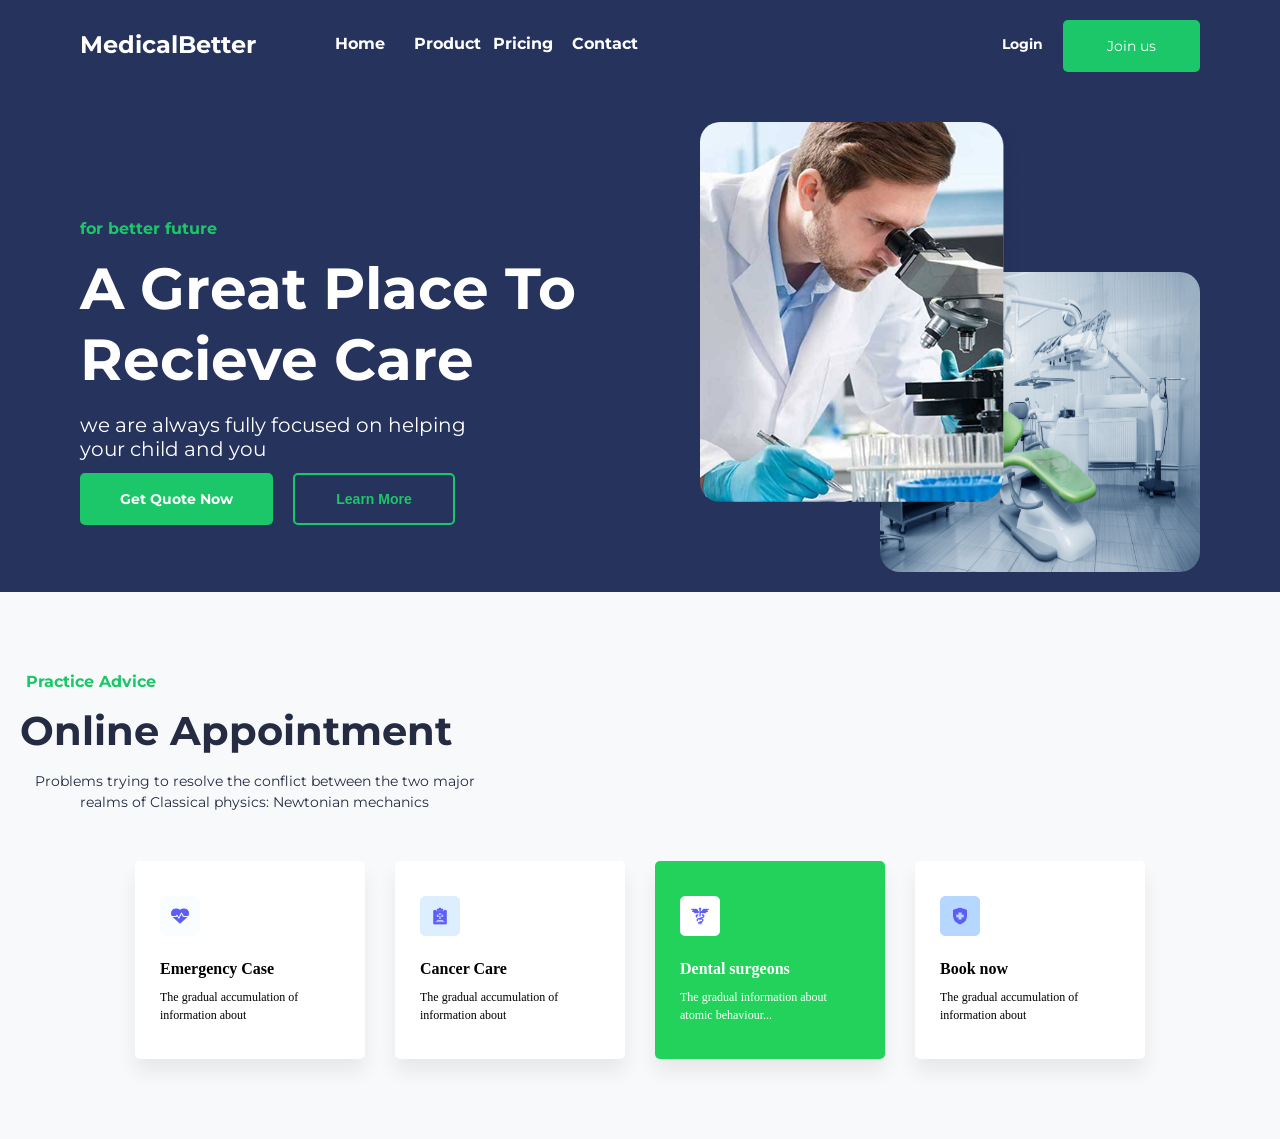
<file: figma/index.html>
<!DOCTYPE html>
<html lang="en">
<head>
    <meta charset="UTF-8">
    <meta name="viewport" content="width=device-width, initial-scale=1.0">
    <meta name="description" content="MedicalBetter- agreat place to receive care. onlie appointment and medical services">
    <meta name="keywords" content="medical, care, appointment, doctors, health">
    <meta name="author" content="MedicalBetter team">

    <title>MedicalBetter</title>
    <link rel="stylesheet" href="./style/figmastyle.css">
</head>
<body>
  <div class="top-section">

      <div class="navpart">

         <div class="leftside">
            
             <p id="p1">MedicalBetter</p>
           <nav>
            <a href="#">Home</a>
            <a href="#">Product</a>
            <a href="#">Pricing</a>
            <a href="#">Contact</a>
           </nav>
        
         </div>
        
         <div class="login">
          <a href="#">Login</a>
          <button id="join">Join us</button>
         </div>

      </div>
         <div class="main">

            <div class="leftpart">
             <p id="p2"> for better future</p>

             <p id="p3"> A Great Place To Recieve Care</p>

             <p id="p4"> we are always fully focused on helping your child and you</p>


          <div class="buttons">
             <button id="btn1"> Get Quote Now</button>
             <button id="btn2"> Learn More</button>
           </div>


           </div>


           <div class="imgs">
            <img src="Rectangle 49.png" alt="">
            <img src="figmaimg.jpg" alt="">
           </div>

     </div>

  </div>

  <!-- <div class=" pgs">

  <p id="p2">Practice Advice</p>

  <P id="p5">Online Appoinment</P>

  <p id="p6">problems trying to resolve the conflict between the two major realms of classical physics: Newtonian mechanics</p>

</div> -->
    

<div class="pgs">
  <p id="p2">Practice Advice</p>
  <p id="p5">Online Appointment</p>
  <p id="p6">Problems trying to resolve the conflict between the two major realms of Classical physics: Newtonian mechanics</p>

  <!-- 👇 აქედან იწყება 4 ბარათის HTML -->
  <div class="cards-container">
    
    <!-- ბარათი 1 -->
    <div class="card">
      <img src="icon1.png" alt="" class="card-icon">
      <h3>Emergency Case</h3>
      <p>The gradual accumulation of information about</p>
    </div>

    <!-- ბარათი 2 -->
    <div class="card">
      <img src="icon2.png" alt="" class="card-icon">
      <h3>Cancer Care</h3>
      <p>The gradual accumulation of information about</p>
    </div>

    <!-- ბარათი 3 (მწვანე) -->
    <div class="card active-card">
      <img src="icon5.png" alt="" class="card-icon">
      <h3>Dental surgeons</h3>
      <p>The gradual information about atomic behaviour...</p>
    </div>

    <!-- ბარათი 4 -->
    <div class="card">
      <img src="icon4.png" alt="" class="card-icon">
      <h3>Book now</h3>
      <p>The gradual accumulation of information about</p>
    </div>

  </div> <!-- cards-container-ის დასასრული -->

</div>

    
</body>
</html>
</file>
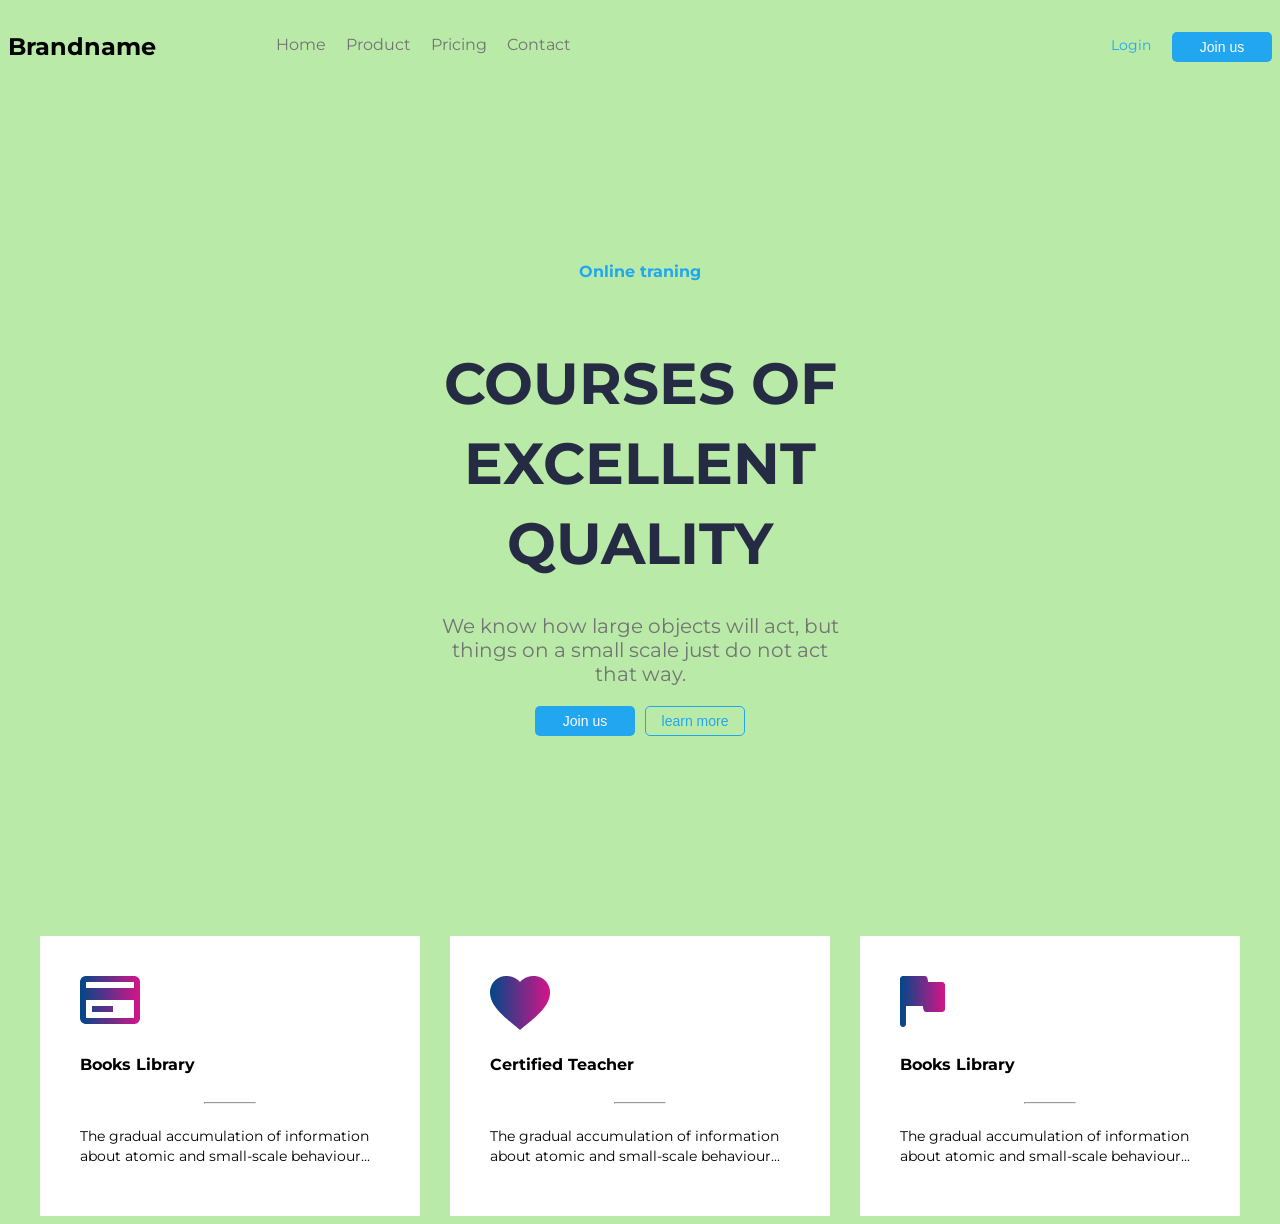
<file: figmaexample/index.html>
<!DOCTYPE html>
<html lang="en">
<head>
    <meta charset="UTF-8">
    <meta name="viewport" content="width=device-width, initial-scale=1.0">
    <title>Document</title>
    <link rel="stylesheet" href="./style/figmastyle.css">
</head>
<body>
  <header>
    <div class="start">
      <div class="leftsize">
       <p id="name">Brandname</p>

          <nav>
            <a href="#">Home</a>
            <a href="#">Product</a>
            <a href="#">Pricing</a>
            <a href="#">Contact</a>
          </nav>
      </div>  
        
        <div class="login">
          <a href="#">Login</a>
          <button>Join us</button>
        </div>
    
    </div>

  </header>
    <main>
        <div class="mainpart">
            <h5>Online traning</h5>
            <p id="title"> COURSES OF EXCELLENT QUALITY</p>

            <p id="maintext">We know how large objects will act, but things on a small scale just do not act that way.</p>
          
          <div class="buttons"> 
            <button>Join us</button>
            <button id="lastbutton">learn more</button>
         </div>
        </div>

    </main>
    <footer>

        <div class="cards-container">
    <div class="card">
        <div class="card-icon">
            <img src="coolicon.png" alt="icon"> </div>
        <h4>Books Library</h4>
        <hr>
        <p>The gradual accumulation of information about atomic and small-scale behaviour...</p>
    </div>

    <div class="card">
        <div class="card-icon">
            <img src="coolicon-2.png" alt="icon">
        </div>
        <h4>Certified Teacher</h4>
        <hr>
        <p>The gradual accumulation of information about atomic and small-scale behaviour...</p>
    </div>

    <div class="card">
        <div class="card-icon">
            <img src="coolicon-3.png" alt="icon">
        </div>
        <h4>Books Library</h4>
        <hr>
        <p>The gradual accumulation of information about atomic and small-scale behaviour...</p>
    </div>
</div>



    </footer>
    
</body>
</html>
</file>
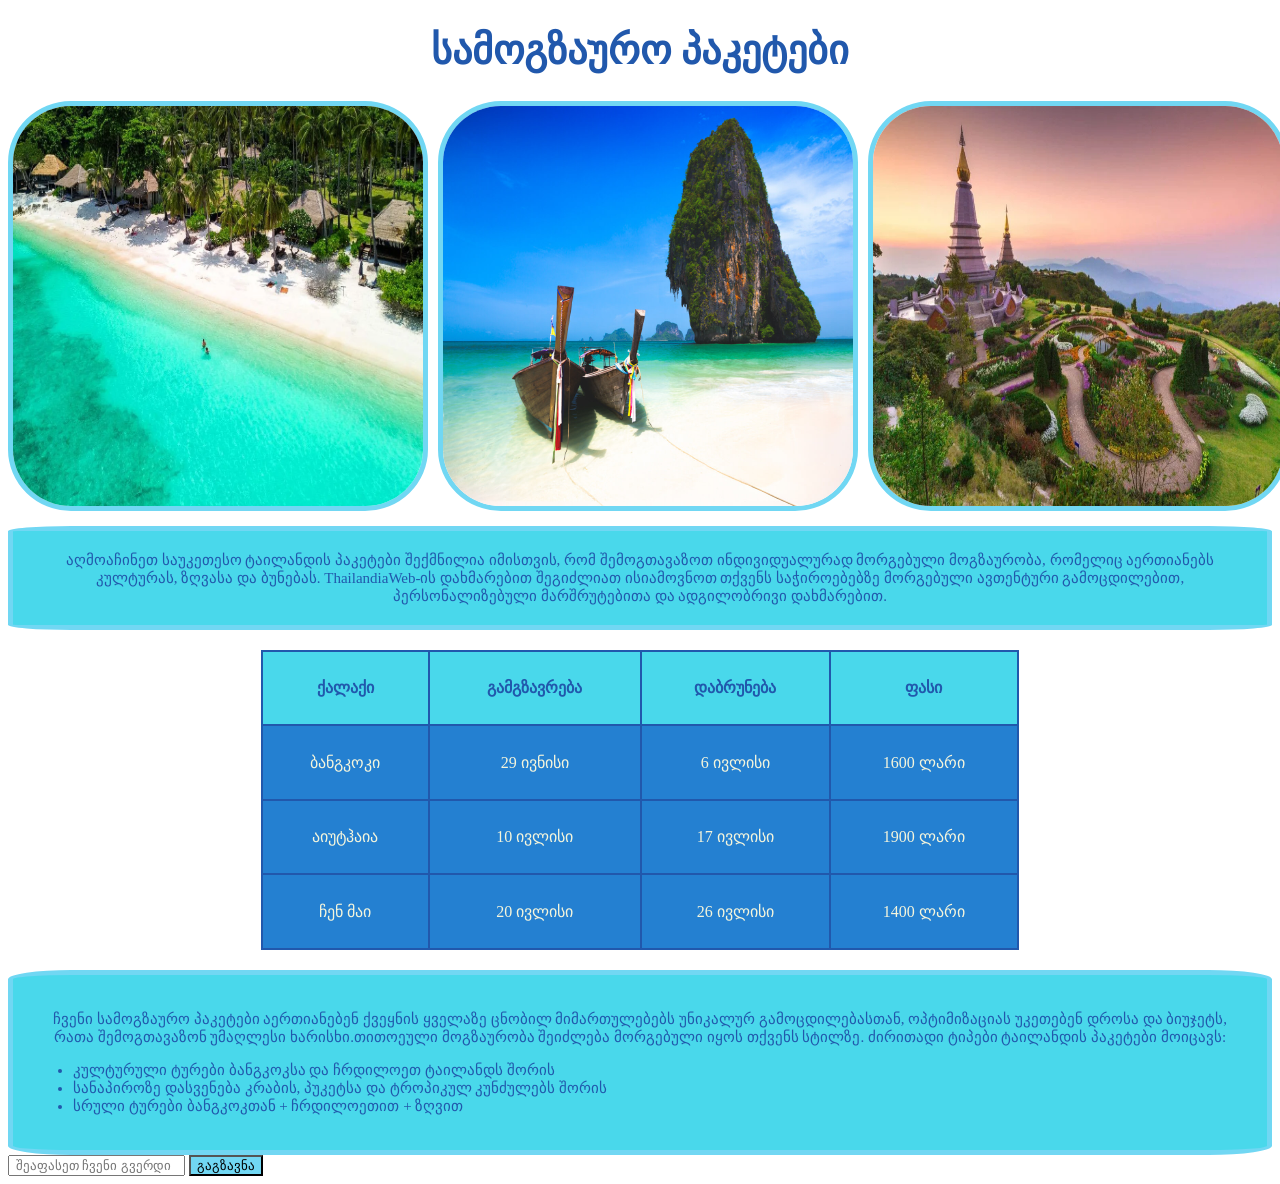
<file: lesson5/index.html>
<!DOCTYPE html>
<html lang="en">
<head>
    <meta charset="UTF-8">
    <meta name="viewport" content="width=device-width, initial-scale=1.0">
    <title>Document</title>
    <link rel="stylesheet" href=" ./style/travelstyle.css">
</head>
<body>
    <h1 id="header"> სამოგზაურო პაკეტები </h1>
    <div class="photos">
      <img src="thailand.webp"  alt="thailand">
      <img src="krabi-beaches.jpg" alt="=krabi-beaches">
      <img src="Chiang-Mai.webp" alt="chuang-mai">
    </div>
    <p id="text1">აღმოაჩინეთ საუკეთესო ტაილანდის პაკეტები შექმნილია იმისთვის, რომ შემოგთავაზოთ ინდივიდუალურად მორგებული მოგზაურობა, რომელიც აერთიანებს კულტურას, ზღვასა და ბუნებას. ThailandiaWeb-ის დახმარებით შეგიძლიათ ისიამოვნოთ თქვენს საჭიროებებზე მორგებული ავთენტური გამოცდილებით, პერსონალიზებული მარშრუტებითა და ადგილობრივი დახმარებით.</p>

    <table >
        <tr>
            <th>ქალაქი</th>
            <th>გამგზავრება</th>
            <th>დაბრუნება</th>
            <th>ფასი</th>
        </tr>
        <tr>
            <td>ბანგკოკი</td>
            <td> 29 ივნისი</td>
            <td> 6 ივლისი</td>
            <td>1600 ლარი</td>
        </tr>
        <tr>
            <td>აიუტჰაია</td>
            <td>10 ივლისი</td>
            <td> 17 ივლისი</td>
            <td> 1900 ლარი</td>
        </tr>
        <tr>
            <td>ჩენ მაი</td>
            <td> 20 ივლისი</td>
            <td> 26 ივლისი</td>
            <td> 1400 ლარი</td>
        </tr>
    </table>

    <div class="text2">
    <p >ჩვენი სამოგზაურო პაკეტები აერთიანებენ ქვეყნის ყველაზე ცნობილ მიმართულებებს უნიკალურ გამოცდილებასთან, ოპტიმიზაციას უკეთებენ დროსა და ბიუჯეტს, რათა შემოგთავაზონ უმაღლესი ხარისხი.თითოეული მოგზაურობა შეიძლება მორგებული იყოს თქვენს სტილზე. ძირითადი ტიპები ტაილანდის პაკეტები მოიცავს:
    </p>
        <ul>
            <li> კულტურული ტურები ბანგკოკსა და ჩრდილოეთ ტაილანდს შორის</li>
            <li>სანაპიროზე დასვენება კრაბის, პუკეტსა და ტროპიკულ კუნძულებს შორის</li>
            <li>სრული ტურები ბანგკოკთან + ჩრდილოეთით + ზღვით</li>
        </ul>
    </div>
    

    <input type="text" placeholder=" შეაფასეთ ჩვენი გვერდი">
    <input id="send" type="submit" value="გაგზავნა">

</body>
</html>
</file>
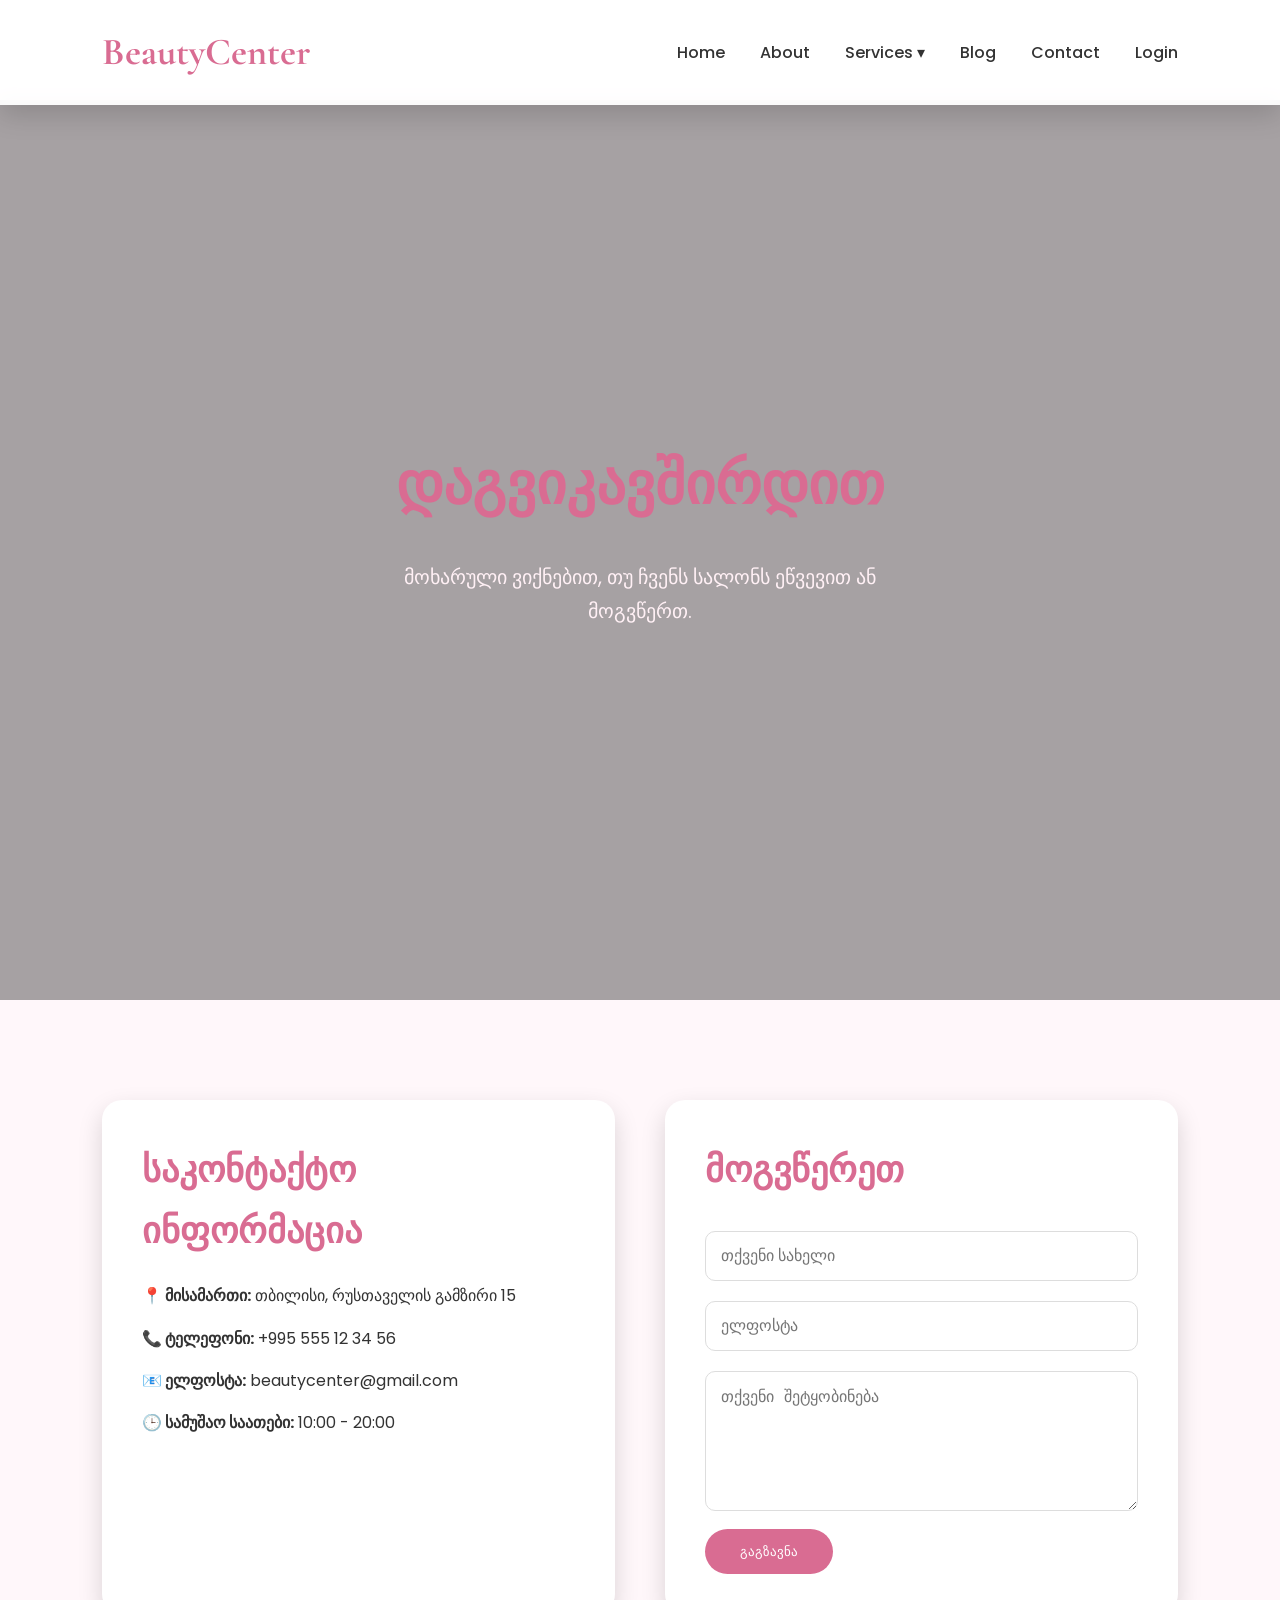
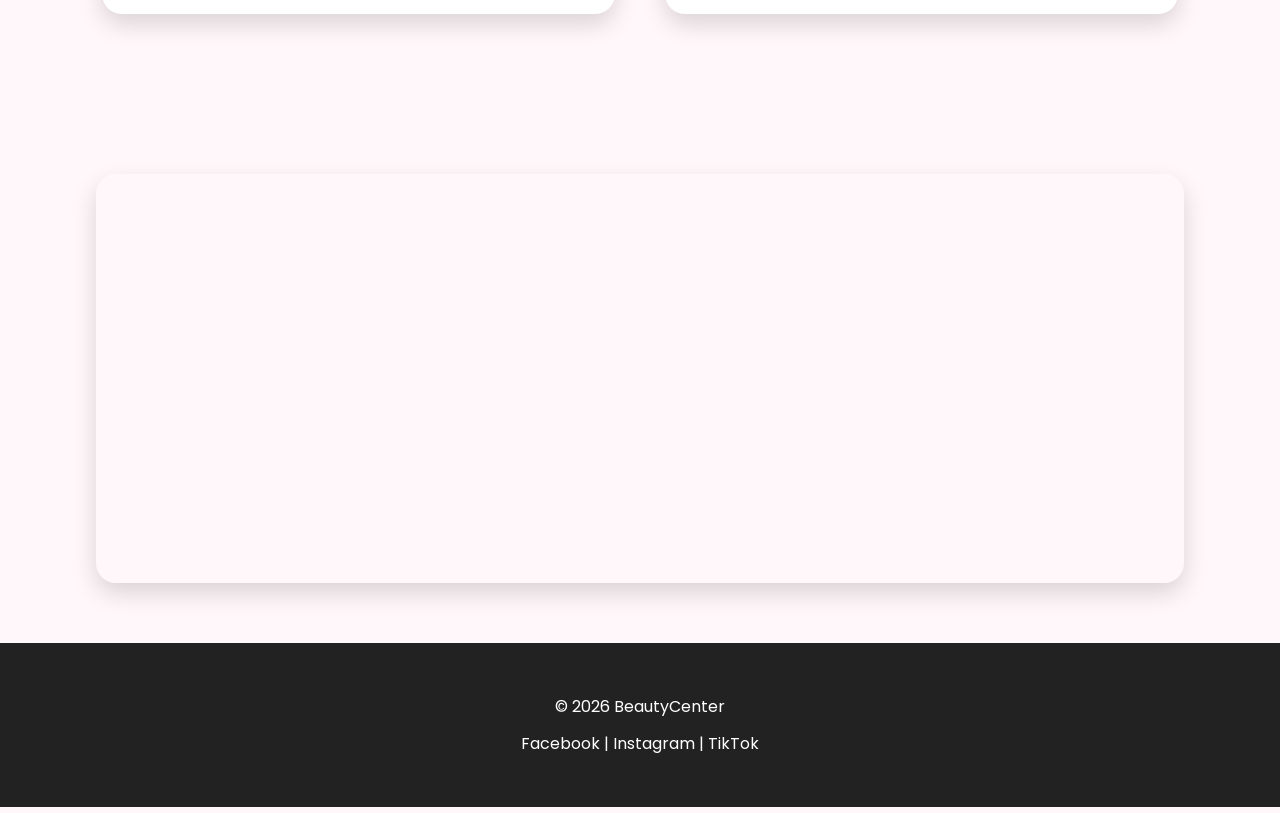
<file: FinalProject/contact.html>
<!DOCTYPE html>
<html lang="en">
<head>
    <meta charset="UTF-8">
    <meta name="viewport" content="width=device-width, initial-scale=1.0">
    <title>BeautyCenter | Contact</title>

    <link rel="stylesheet" href="./styles/beautystyle.css">

    
</head>
  <body>
     <header>
       <div class="logo">BeautyCenter</div>
        <nav>
         <ul>
           <li><a href="index.html">Home</a></li>
           <li><a href="about.html">About</a></li>
           <li class="dropdown">
            <a href="services.html">Services ▾</a>
            <ul class="submenu">
           <li><a href="services.html">თმის მოვლა</a></li>
           <li><a href="services.html">მაკიაჟი</a></li>
           <li><a href="services.html">სპა</a></li>
           <li><a href="services.html">მანიკური</a></li>
            </ul>
           </li>
          <li><a href="blog.html">Blog</a></li>
          <li><a href="contact.html">Contact</a></li>
          <li><a href="login.html">Login</a></li>
         </ul>
        </nav>
</header>

<main>

<section class="hero">
     <div class="overlay">
      <h1>დაგვიკავშირდით</h1>
<p>მოხარული ვიქნებით, თუ ჩვენს სალონს ეწვევით ან მოგვწერთ.</p>
     </div>
</section>

   <section class="contact-section">
     <div class="contact-info">
        <h2>საკონტაქტო ინფორმაცია</h2>
<p><strong>📍 მისამართი:</strong> თბილისი, რუსთაველის გამზირი 15</p>
<p><strong>📞 ტელეფონი:</strong> +995 555 12 34 56</p>
<p><strong>📧 ელფოსტა:</strong> beautycenter@gmail.com</p>
<p><strong>🕒 სამუშაო საათები:</strong> 10:00 - 20:00</p>
     </div>

  <div class="contact-form">
      <h2>მოგვწერეთ</h2>
       <form id="contactForm">
         <input type="text" id="name" placeholder="თქვენი სახელი">
         <input type="email" id="email" placeholder="ელფოსტა">
         <textarea id="message" rows="6" placeholder="თქვენი შეტყობინება"></textarea>
         <button type="submit">გაგზავნა</button>
       </form>
  </div>

   </section>
<div class="map">
<iframe
src="https://www.google.com/maps?q=Tbilisi&output=embed"
width="100%"
height="400"
style="border:0;border-radius:20px;"
allowfullscreen=""
loading="lazy">
</iframe>
</div>

</main>


<footer>
   <p>© 2026 BeautyCenter</p>
   <p>Facebook | Instagram | TikTok</p>
</footer>

<script src="script.js"></script>

</div>

</body>
</html>
</file>
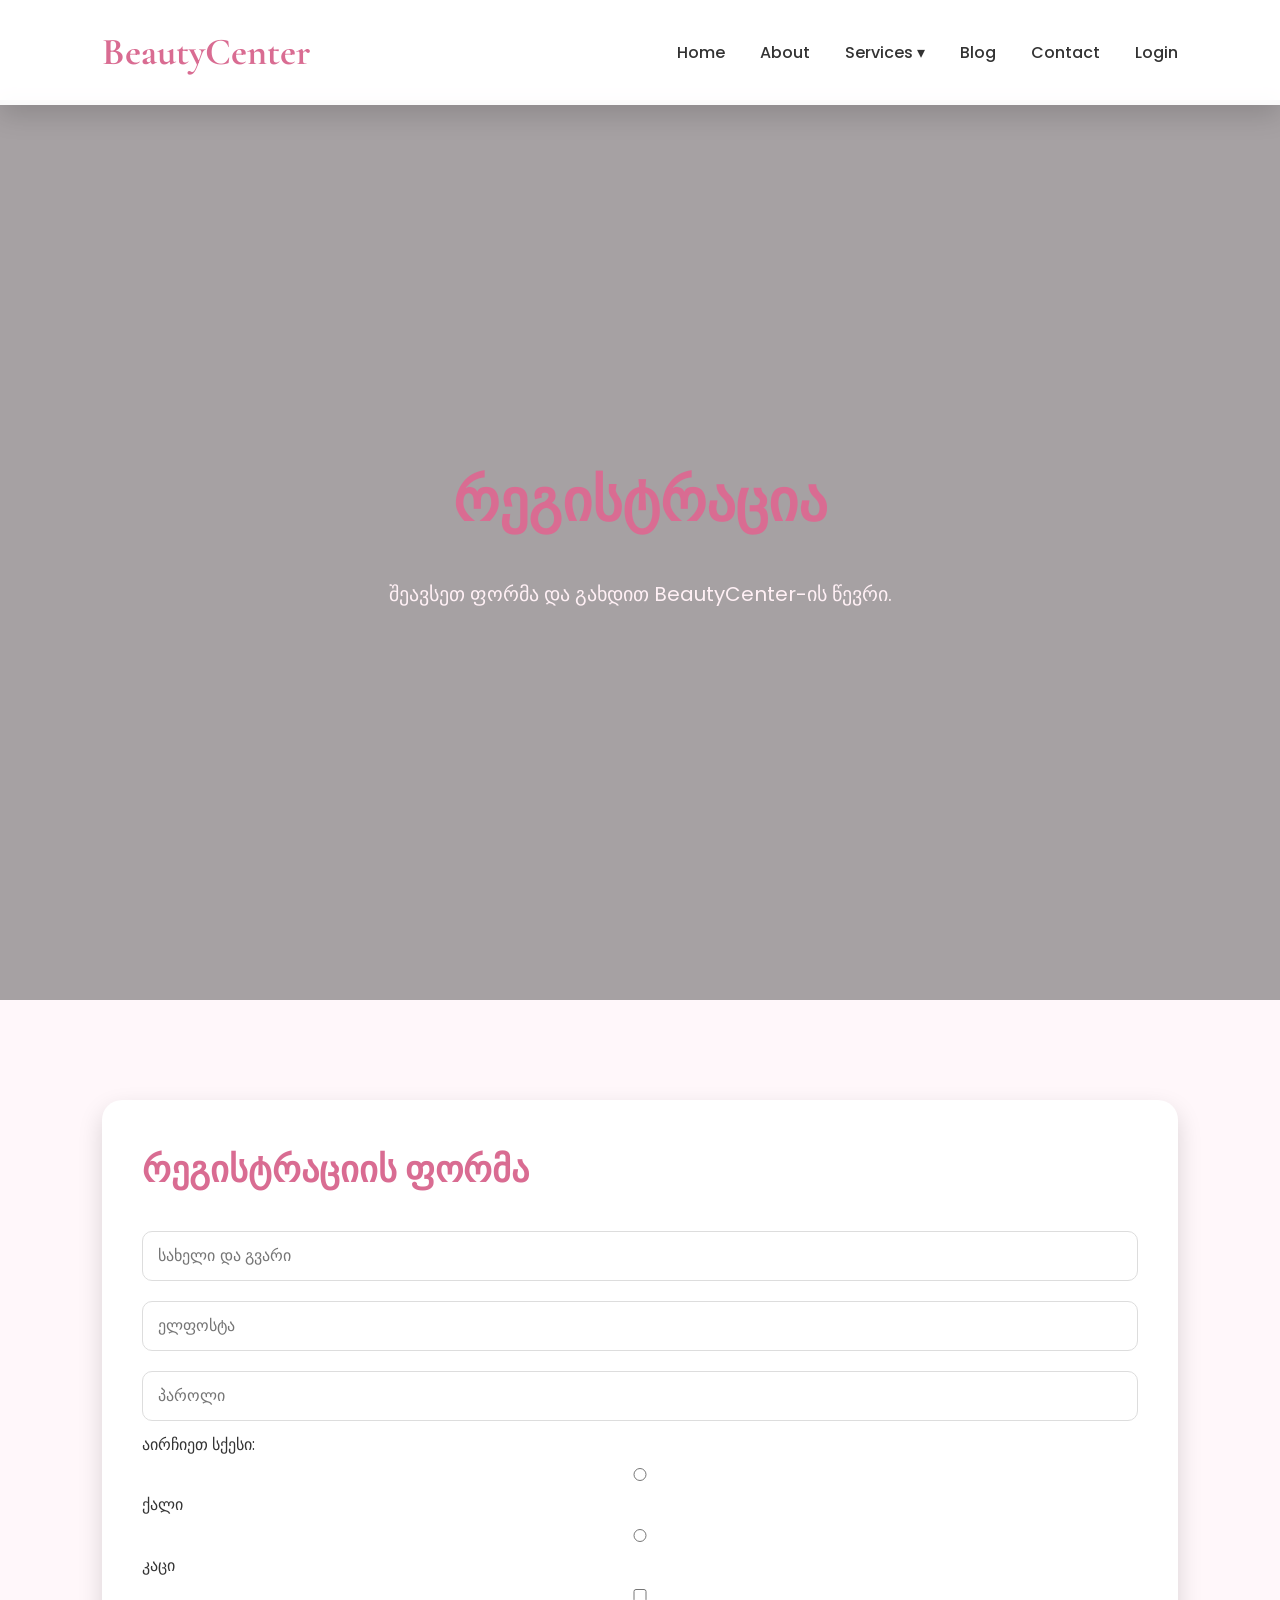
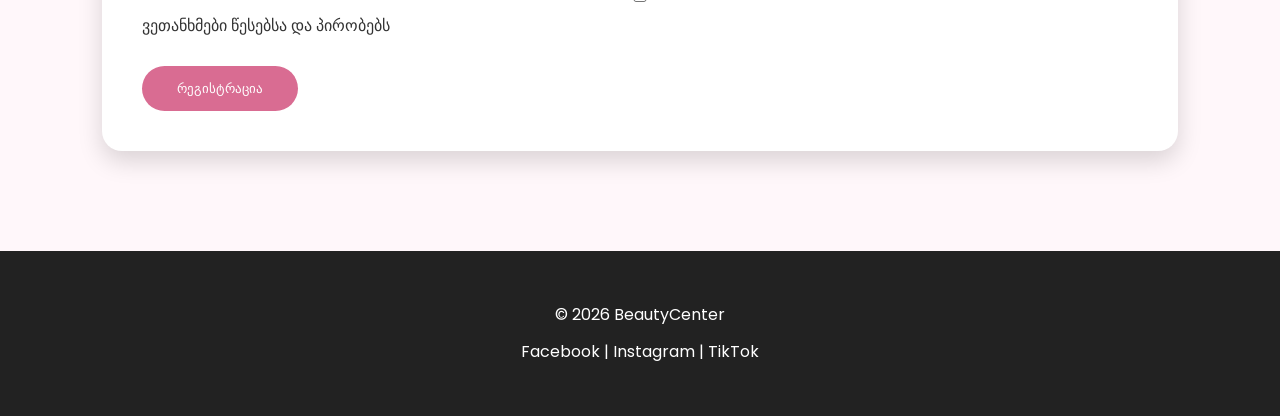
<file: FinalProject/login.html>
<!DOCTYPE html>
<html lang="en">
<head>

<meta charset="UTF-8">
<meta name="viewport" content="width=device-width, initial-scale=1.0">
<title>BeautyCenter | Login</title>
<link rel="stylesheet" href="./styles/beautystyle.css">

</head>
  <body>
    <header>
        <div class="logo">BeautyCenter</div>
        <nav>
            <ul>
                <li><a href="index.html">Home</a></li>
                <li><a href="about.html">About</a></li>
                <li class="dropdown">
                    <a href="services.html">Services ▾</a>
            <ul class="submenu">
                <li><a href="services.html">თმის მოვლა</a></li>
                <li><a href="services.html">მაკიაჟი</a></li>
                <li><a href="services.html">სპა</a></li>
                <li><a href="services.html">მანიკური</a></li>
            </ul>
                </li>
                <li><a href="blog.html">Blog</a></li>
                <li><a href="contact.html">Contact</a></li>
                <li><a href="login.html">Login</a></li>
            </ul>
        </nav>
    </header>

<main>

    <section class="hero">
        <div class="overlay">
            <h1>რეგისტრაცია</h1>
<p>შეავსეთ ფორმა და გახდით BeautyCenter-ის წევრი.</p>
       </div>

    </section>
    <section class="contact-section">
        <div class="contact-form">
            <h2>რეგისტრაციის ფორმა</h2>

            <form id="registerForm">
                <input type="text" id="fullname" placeholder="სახელი და გვარი">
                <input type="email" id="regemail" placeholder="ელფოსტა">
                <input type="password" id="password" placeholder="პაროლი">
                <label>აირჩიეთ სქესი:</label>
                <input type="radio" name="gender"> ქალი
                <input type="radio"  name="gender"> კაცი
         <label>
            <input type="checkbox">
                 ვეთანხმები წესებსა და პირობებს
         </label>
<br><br>
     <button type="submit">რეგისტრაცია</button>

      </form>
         </div>
            </section>
                </main>

<footer>
<p>© 2026 BeautyCenter</p>
<p>Facebook | Instagram | TikTok</p>
</footer>

<script src="script.js"></script>

</body>
</html>
</file>
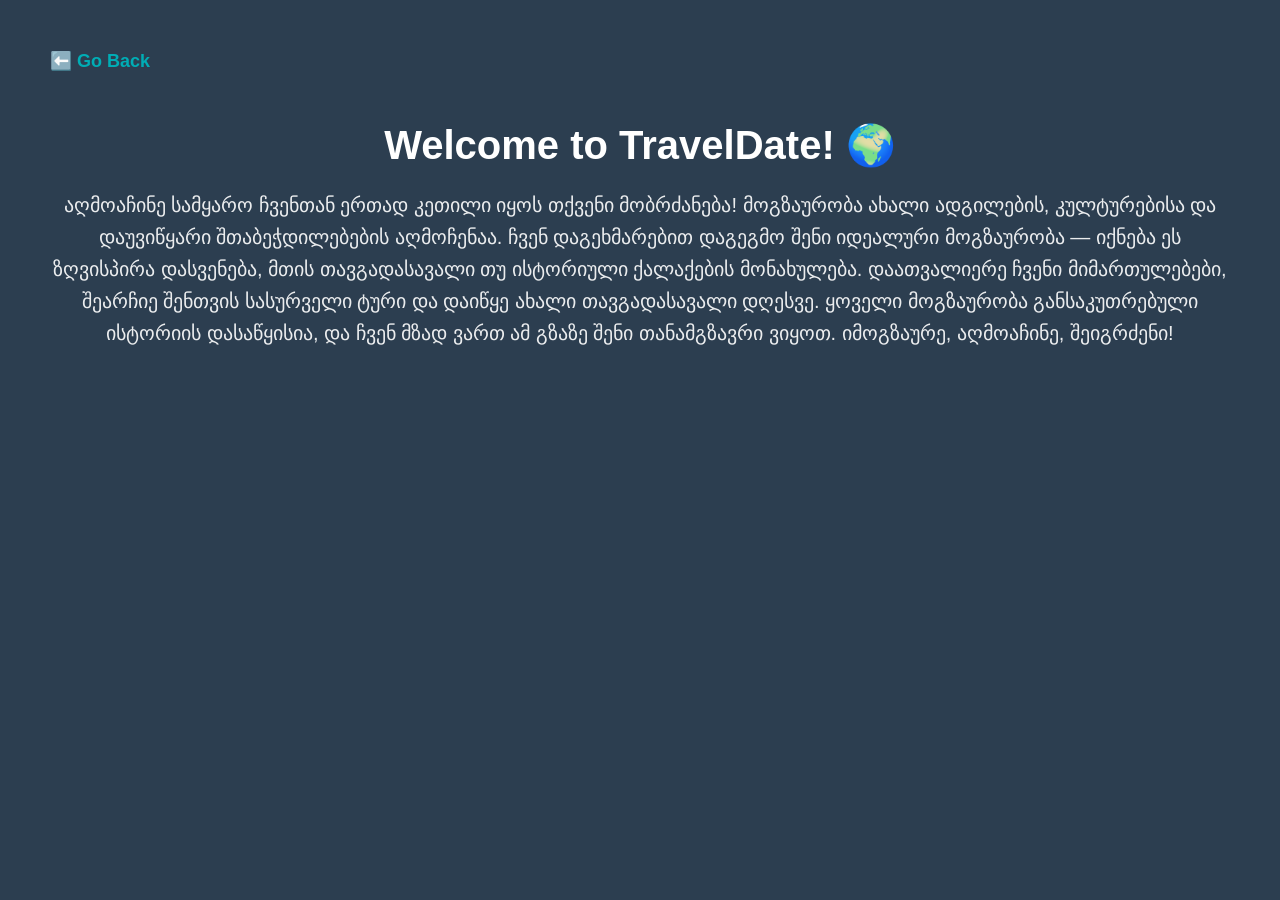
<file: lesson9homework/home.html>
<!DOCTYPE html>
<html lang="en">
<head>
    <meta charset="UTF-8">
    <meta name="viewport" content="width=device-width, initial-scale=1.0">
    <title>Home - Welcome</title>
    <link rel="stylesheet" href="style/styles.css">
</head>
<body style="background-color: #2c3e50; color: white; padding: 50px; font-family: sans-serif; text-align: center;">

    <nav style="margin-bottom: 50px; text-align: left;">
        <a href="index.html" style="color: #00adb5; text-decoration: none; font-weight: bold; font-size: 18px;">⬅️ Go Back</a>
    </nav>

    <h1 style="font-size: 40px; margin-bottom: 20px;">Welcome to TravelDate! 🌍</h1>
    <p style="font-size: 20px; opacity: 0.9;">აღმოაჩინე სამყარო ჩვენთან ერთად
კეთილი იყოს თქვენი მობრძანება!
მოგზაურობა ახალი ადგილების, კულტურებისა და დაუვიწყარი შთაბეჭდილებების აღმოჩენაა. ჩვენ დაგეხმარებით დაგეგმო შენი იდეალური მოგზაურობა — იქნება ეს ზღვისპირა დასვენება, მთის თავგადასავალი თუ ისტორიული ქალაქების მონახულება.
დაათვალიერე ჩვენი მიმართულებები, შეარჩიე შენთვის სასურველი ტური და დაიწყე ახალი თავგადასავალი დღესვე. ყოველი მოგზაურობა განსაკუთრებული ისტორიის დასაწყისია, და ჩვენ მზად ვართ ამ გზაზე შენი თანამგზავრი ვიყოთ.
იმოგზაურე, აღმოაჩინე, შეიგრძენი!</p>
</body>
</html>
</file>
<file: figma/style/figmastyle.css>
@import url('https://fonts.googleapis.com/css2?family=Montserrat:ital,wght@0,100..900;1,100..900&family=Saira+Stencil:ital,wght@0,100..900;1,100..900&display=swap');


*{
    margin: 0;
    padding: 0;
    box-sizing: border-box;
}


.top-section{
     background-color:rgba(38, 51, 93, 1) ;
    color: white;
    padding: 20px 80px
    
    
}
#p1{
    font-family: montserrat;
    font-size: 24px;
    font-weight: 700;
    width: 175px; 
    height:32px ;


}

.navpart{
    display: flex;
    justify-content: space-between;
    
}

.leftside{
    display: flex;
    gap: 80px;
    align-items: center;
}

.login{
    display: flex;
    gap: 20px;
    align-items: center;
   
}

nav a{
    font-family:Montserrat;
    color:rgba(255, 255, 255, 1);
    text-decoration: none;
    width: 59px; ;
    height: 24px; 
    font-weight: 700;
    font: size 14px; ;
}
nav{
    display: flex;
    gap: 20px;
}

.login a{
    font-family: Montserrat;
    width: 41px;
    height: 22px;
    font-size: 14px;
    text-decoration: none;
    color: rgba(255, 255, 255, 1);
    font-weight: 700;
}
#join{
    font-family:Montserrat ;
    background-color:rgba(27, 199, 104, 1) ;
    color: rgba(255, 255, 255, 1);
    width: 137px;
    height: 52px;
    border-radius: 5px;
    font-size:14px ;
    border: none;

}
.leftpart{
    
   margin-top: 50px;
}


#p2{
    font-family:Montserrat ;
    color:rgba(27, 199, 104, 1) ;
    font-weight: 700;
    font-size: 16px;
    width: 142px;
    height: 24px;

}

#p3{
    font-family: Montserrat;
    color: rgba(255, 255, 255, 1);
    font-size: 58px;
    font-weight: 700;
    width: 542px;
    height: 160px;
}

#p4{
    font-family: Montserrat ;
    font-size: 20px;
    font-weight: 400px;
    color: rgba(255, 255, 255, 1);
    width: 406px;
    height: 60px;

}

.buttons{
    display: flex;
    gap: 20px;
}

#btn1{
    background-color:rgba(27, 199, 104, 1) ;
    width: 193px;
    height: 52px;
    border-radius: 5px;
    color:  rgba(255, 255, 255, 1);
    border: none;
    font-size: 14px;
    font-weight: 700;
    font-family:Montserrat ;
}

#btn2{
    color: rgba(27, 199, 104, 1);
    font-size: 14px;
    font-weight: 700;
    border: 2px solid rgba(27, 199, 104, 1);
    border-radius: 5px;
    width: 162px;
    height: 52;
    background-color: transparent;
}


.main {
  display: flex;
  justify-content: space-between;
  align-items: center;
  margin-top: 50px;
}


.imgs {
  position: relative;  
  width: 500px;        
  height: 450px;      
}


.imgs img:nth-child(1) {
  position: absolute;
  top: 0;
  left: 0;
  width: 320px;        
  height: 380px;       
  object-fit: cover;  
  border-radius: 20px; 
  z-index: 2;          
}


.imgs img:nth-child(2) {
  position: absolute;
  bottom: 0;
  right: 0;
  width: 320px;        
  height: 300px;      
  border-radius: 20px; 
  z-index: 1;          
}


#p5{
    font-family: Montserrat;
    font-size: 40px;
    font-weight: 700;
    height: 50px;
    width: 399;
    color: rgba(37, 43, 66, 1);
}

#p6{
    font-family: Montserrat;
    font-weight: 400;
    font-size: 14px;
    width: 469px;
    height: 40px;
}
.pgs{
    display: inline;
   align-items: center;
}

.pgs {
  display: flex;
  flex-direction: column;
  align-items: start;
  text-align: center;
  padding: 80px 20px;
  background-color: #f8f9fa; 
}


#p2 {
  color:rgba(27, 199, 104, 1) ;
  font-weight: 700;
  margin-bottom: 10px;
}

#p5 {
  font-size: 40px;
  font-weight: 700;
  color: #252B42;
  margin: 0 0 15px 0;
}

#p6 {
  font-size: 14px;
  color:rgba(37, 43, 66, 1);
  max-width: 470px;
  line-height: 1.5;
  margin-bottom: 50px;
}


.cards-container {
  display: flex;
  justify-content: center;
  gap: 30px; 
  width: 100%;
}


.card {
  background-color: white;
  width: 230px;
  padding: 35px 25px;
  text-align: left;
  border-radius: 5px;
  box-shadow: 0px 13px 19px rgba(0, 0, 0, 0.07); 
}


.active-card {
  background-color: #23D25B;
  color: white;
}


.card-icon {
  width: 40px;
  height: 40px;
}


.card h3 {
  font-size: 16px;
  margin: 20px 0 10px 0;
}


.card p {
  font-size: 12px;
  line-height: 1.5;
}
</file>
<file: figmaexample/style/figmastyle.css>
@import url('https://fonts.googleapis.com/css2?family=Montserrat:ital,wght@0,100..900;1,100..900&display=swap');

body{
    background-color: rgba(185, 234, 168, 1);
    
}


.start{
    display: flex;
    align-items: center;
    justify-content: space-between;
    margin-bottom: 150px;

}

.leftsize{
    display: flex;
    align-items: center;
    gap:120px ;
}

#name{
    font-family:Montserrat;
    font-weight: 700;
    font-size: 24px;
    width: 145;
    height: 32;

}

nav {
    display: flex;
    gap: 20px;
    height: 24px;
    width: 275px;
    
}

nav a{
    font-family: Montserrat;
    text-decoration: none;
    color:rgba(115, 115, 115, 1) ;
    

}

.login{
    display: flex;
    gap: 20px;
    align-items: center;
}

.login a{
    font-family: Montserrat;
    text-decoration: none;
    color:rgba(35, 166, 240, 1) ;
    font-size: 14px;
    font-weight: 700px;
    width: 41px; 
    height: 22px;
}

button{
    border-radius: 5px;
    background-color: rgba(35, 166, 240, 1);
    color: rgba(255, 255, 255, 1);
    border: none;
    font-size: 14px;
    width: 100px;
    height: 30px;
}
main{
    width: 100%;
    max-height: 80vh;
    display: flex;
    align-items: center;
    justify-content: center;
}
.mainpart{

    display: flex;
    flex-direction: column;
    align-items: center;
    text-align: center;
    max-width: 400px;
    width: 100%;
}

h5{
    font-family: Montserrat;
    color: rgba(35, 166, 240, 1);
    font-size: 16px;
    font-weight: 700;
    text-align: center;
    /* display: block; */
    margin-bottom: 5px;
}

#title{
    font-family:Montserrat ;
    color:rgba(37, 43, 66, 1);
    font-weight: 700;
    font-size: 58px;
    line-height: 80px;
    margin-bottom: 10px;
    text-align: center;
}

#maintext{
    font-family: Montserrat ;
    color:rgba(115, 115, 115, 1);
    font-weight: 400px;
    font-size: 20px;
   
}

.buttons{
    display: flex;
    gap: 10px;
    justify-content: center;
    margin-bottom: 200px;
}

#lastbutton{
    color: rgba(35, 166, 240, 1);
    border: 1px solid rgba(35, 166, 240, 1);
    background-color: transparent;
    }

hr{
    width: 50px;
    color: rgba(231, 64, 64, 1);
   
    
    
}

.cards-container{
    display: flex;
    justify-content: center;
    gap: 30px;
}

.card{
    background-color: rgba(255, 255, 255, 1);
    width: 300px;
    height: 200px;
    padding: 40px;
    display: flex;
    flex-direction: column;
}
.card-icon{
    width: 60px;
    height: 48px;
    margin-bottom: 10px;
}
 .card h4{
    font-family: Montserrat;
    font-size: 16px;
    font-weight: 700;
    margin-bottom: 20px;

 }

 .card p{
    font-family: Montserrat;
    font-size: 14px;
    font-weight: 400px;
    line-height: 20px;

 }
</file>
<file: lesson5/style/travelstyle.css>
#header{
    text-align: center;
    color: rgb(33, 88, 172);
    font-weight: bold;
    font-size: 40px;
}
.photos{
    display: flex;
    gap: 10px;
}

.photos img{
    width: 410px;
    height:400px;
    border: 5px solid rgb(113, 215, 243);
    border-radius: 15%;
}

#text1{
    text-align: center;
    font-size: 15px;
    color: rgb(33, 88, 172);
    border: 5px solid rgb(113,215, 243);
    border-radius: 5%;
    background-color: rgb(73, 216, 235);
    padding: 20px;
}
table{
    border-collapse: collapse;
    width: 60%;
    height: 300px;
    margin: 20px auto;
}
th, td { 
    border: 2px solid rgb(33, 88, 172);
    padding: 10px;
    text-align: center;}
th{ 
    background-color: rgb(73, 216, 235);
    color: rgb(33, 88, 172);
}
td{
    background-color: rgb(36, 128, 209);
    color: beige;
}

.text2{
    text-align: center;
    font-size: 15px;
    color: rgb(33,88, 172);
    border: 5px solid rgb(113,215, 243);
    border-radius: 5%;
    background-color: rgb(73, 216, 235);
    padding: 20px;
}
ul{
    text-align: start;
}
#send{
    background-color:rgb(113,215, 243);
}
</file>
<file: FinalProject/styles/beautystyle.css>
@import url('https://fonts.googleapis.com/css2?family=Cormorant+Garamond:wght@500;700&family=Poppins:wght@300;400;500;600&display=swap');



/*
* Prefixed by https://autoprefixer.github.io
* PostCSS: v8.5.15,
* Autoprefixer: v10.5.0
* Browsers: last 4 version
*/

:root{
    --pink:#d96c92;
    --light:#fff7fa;
    --white:#ffffff;
    --gold:#caa76a;
    --dark:#333;
    --shadow:0 10px 25px rgba(0,0,0,.15);
}

*{
    margin:0;
    padding:0;
    -webkit-box-sizing:border-box;
            box-sizing:border-box;
}

body{
    font-family:'Poppins',sans-serif;
    background:var(--light);
    color:var(--dark);
    line-height:1.7;
}

img{
    width:100%;
    display:block;
}

a{
    text-decoration:none;
}

ul{
    list-style:none;
}


header{
    position:fixed;
    width:100%;
    top:0;
    left:0;
    display:-webkit-box;
    display:-ms-flexbox;
    display:flex;
    -webkit-box-pack:justify;
        -ms-flex-pack:justify;
            justify-content:space-between;
    -webkit-box-align:center;
        -ms-flex-align:center;
            align-items:center;
    padding:20px 8%;
    background:rgba(255,255,255,.92);
    backdrop-filter:blur(8px);
    -webkit-box-shadow:var(--shadow);
            box-shadow:var(--shadow);
    z-index:999;
}

.logo{
    font-size:38px;
    font-family:'Cormorant Garamond',serif;
    color:var(--pink);
    font-weight:bold;
}

nav ul{
    display:-webkit-box;
    display:-ms-flexbox;
    display:flex;
    gap:35px;
}

nav ul li{
    position:relative;
}

nav a{
    color:#333;
    font-weight:500;
    -webkit-transition:.4s;
    transition:.4s;
}

nav a:hover{
    color:var(--pink);
}

.submenu{
    position:absolute;
    top:35px;
    left:0;
    width:170px;
    background:white;
    display:none;
    border-radius:10px;
    -webkit-box-shadow:var(--shadow);
            box-shadow:var(--shadow);
}

.submenu li{
    padding:12px;
}

.dropdown:hover .submenu{
    display:block;
}

.hero{
    height:100vh;
    background-image:
    -webkit-gradient(linear,left top, left bottom,from(rgba(0,0,0,.35)),to(rgba(0,0,0,.35))),
    url("https://t3.ftcdn.net/jpg/02/39/85/78/360_F_239857823_0q7guyPlgzPqVMXQatVFDhPlvzUuoBHf.jpg");
    background-image:
    linear-gradient(rgba(0,0,0,.35),rgba(0,0,0,.35)),
    url("https://t3.ftcdn.net/jpg/02/39/85/78/360_F_239857823_0q7guyPlgzPqVMXQatVFDhPlvzUuoBHf.jpg");
    background-size:cover;
    background-position:center;
    display:-webkit-box;
    display:-ms-flexbox;
    display:flex;
    -webkit-box-pack:center;
        -ms-flex-pack:center;
            justify-content:center;
    -webkit-box-align:center;
        -ms-flex-align:center;
            align-items:center;
    text-align:center;
    margin-top: 100px;
}

.overlay{
     padding:60px;
     width:700px;
     max-width:90%;
     border-radius:25px;
     -webkit-animation:fade 1.2s;
             animation:fade 1.2s;
}

.overlay h1{
    font-size:58px;
    color:var(--pink);
    font-family:'Cormorant Garamond',serif;
    margin-bottom:25px;

}

.overlay p{
    font-size:20px;
    margin-bottom:35px;
    color: #fff0f5;

}

.button{
    display:inline-block;
    padding:16px 40px;
    background:var(--pink);
    color:white;
    border-radius:40px;
    -webkit-transition:.4s;
    transition:.4s;

}

.button:hover{
    -webkit-transform:translateY(-5px);
        -ms-transform:translateY(-5px);
            transform:translateY(-5px);
    background:#c44a77;

}

.slider{
    margin-top:90px;
    height:90vh;
    overflow:hidden;
    position:relative;

}
.slides{
    display:-webkit-box;
    display:-ms-flexbox;
    display:flex;
    width:300%;
    -webkit-animation:slideShow 15s infinite;
            animation:slideShow 15s infinite;

}

.slide{
    width:100%;
    position:relative;

}

.slide img{
    width:100%;
    height:90vh;
    -o-object-fit:cover;
       object-fit:cover;

}

.caption{
    position:absolute;
    top:50%;
    left:50%;
    -webkit-transform:translate(-50%,-50%);
        -ms-transform:translate(-50%,-50%);
            transform:translate(-50%,-50%);
    background:rgba(255,255,255,.75);
    padding:40px;
    border-radius:20px;
    text-align:center;
    width:70%;

}

.caption h1{
    font-size:55px;
    color:var(--pink);
    font-family:'Cormorant Garamond',serif;

}

.caption p{
    margin-top:20px;
    font-size:20px;

}

@-webkit-keyframes slideShow{
    0%,30%{
        -webkit-transform:translateX(0);
                transform:translateX(0);
    }
    35%,65%{
        -webkit-transform:translateX(-33.333%);
                transform:translateX(-33.333%);
    }
    70%,100%{
        -webkit-transform:translateX(-66.666%);
                transform:translateX(-66.666%);
    }
}

@keyframes slideShow{
    0%,30%{
        -webkit-transform:translateX(0);
                transform:translateX(0);
    }
    35%,65%{
        -webkit-transform:translateX(-33.333%);
                transform:translateX(-33.333%);
    }
    70%,100%{
        -webkit-transform:translateX(-66.666%);
                transform:translateX(-66.666%);
    }
}


@-webkit-keyframes fade{
    from{
        opacity:0;
        -webkit-transform:translateY(40px);
                transform:translateY(40px);
    }
    to{
        opacity:1;
        -webkit-transform:translateY(0);
                transform:translateY(0);
    }
}


@keyframes fade{
    from{
        opacity:0;
        -webkit-transform:translateY(40px);
                transform:translateY(40px);
    }
    to{
        opacity:1;
        -webkit-transform:translateY(0);
                transform:translateY(0);
    }
}
.announcement{
    background:#d96c92;
    color:white;
    overflow:hidden;
    white-space:nowrap;
    padding:20px 0;
    margin-top: 50px;
}

.announcement-track{
    display:-webkit-box;
    display:-ms-flexbox;
    display:flex;
    width:-webkit-max-content;
    width:-moz-max-content;
    width:max-content;
    -webkit-animation:ticker 20s linear infinite;
            animation:ticker 20s linear infinite;
}

.announcement-track span{
    padding-right:80px;
    font-size:18px;
    font-weight:600;
}

@-webkit-keyframes ticker{
    from{
        -webkit-transform:translateX(0);
                transform:translateX(0);
    }
    to{
        -webkit-transform:translateX(-50%);
                transform:translateX(-50%);
    }

}

@keyframes ticker{
    from{
        -webkit-transform:translateX(0);
                transform:translateX(0);
    }
    to{
        -webkit-transform:translateX(-50%);
                transform:translateX(-50%);
    }

}
.about-home{
    padding:100px 8%;
    text-align:center;
}

.about-home h2{
    font-size:42px;
    color:var(--pink);
    font-family:'Cormorant Garamond',serif;
    margin-bottom:50px;
}

.cards{
    display:-webkit-box;
    display:-ms-flexbox;
    display:flex;
    -webkit-box-pack:center;
        -ms-flex-pack:center;
            justify-content:center;
    gap:30px;
    -ms-flex-wrap:wrap;
        flex-wrap:wrap;
}

.card{
    background:var(--white);
    width:330px;
    padding:35px 25px;
    border-radius:20px;
    -webkit-box-shadow:var(--shadow);
            box-shadow:var(--shadow);
    -webkit-transition:.4s;
    transition:.4s;
}

.card:hover{
    -webkit-transform:translateY(-10px) scale(1.03);
        -ms-transform:translateY(-10px) scale(1.03);
            transform:translateY(-10px) scale(1.03);
}

.card h3{
    color:var(--gold);
    font-size:26px;
    margin-bottom:15px;
    font-family:'Cormorant Garamond',serif;
}

.card p{
    color:#555;
}

.popular{
    padding:100px 8%;
    background:#fff;
    text-align:center;
}

.popular h2{
    font-size:42px;
    color:var(--pink);
    margin-bottom:50px;
    font-family:'Cormorant Garamond',serif;
}

.service-box{
    display:-webkit-box;
    display:-ms-flexbox;
    display:flex;
    -webkit-box-pack:center;
        -ms-flex-pack:center;
            justify-content:center;
    gap:30px;
    -ms-flex-wrap:wrap;
        flex-wrap:wrap;
}

.service{
    width:320px;
    background:white;
    border-radius:20px;
    overflow:hidden;
    -webkit-box-shadow:var(--shadow);
            box-shadow:var(--shadow);
    -webkit-transition:.4s;
    transition:.4s;
}

.service:hover{
    -webkit-transform:translateY(-12px);
        -ms-transform:translateY(-12px);
            transform:translateY(-12px);
}

.service img{
    height:260px;
    -o-object-fit:cover;
       object-fit:cover;
}

.service h3{
    margin:20px 0 10px;
    color:var(--pink);
    font-size:28px;
    font-family:'Cormorant Garamond',serif;
}

.service p{
    padding:0 20px 25px;
}

.quote{
    padding:120px 10%;
    text-align:center;
    background:-webkit-gradient(linear,left top, left bottom,from(rgba(217,108,146,.9)),to(rgba(217,108,146,.9))),
    url(https://static.vecteezy.com/system/resources/thumbnails/046/113/089/small/beautiful-young-woman-s-face-with-orchid-flower-in-a-spa-salon-cosmetic-skin-care-procedures-photo.jpeg);
    background:linear-gradient(rgba(217,108,146,.9),rgba(217,108,146,.9)),
    url(https://static.vecteezy.com/system/resources/thumbnails/046/113/089/small/beautiful-young-woman-s-face-with-orchid-flower-in-a-spa-salon-cosmetic-skin-care-procedures-photo.jpeg);
    background-size:cover;
    background-position:center;
    color:white;
}

.quote h2{
    font-size:45px;
    font-family:'Cormorant Garamond',serif;
    max-width:900px;
    margin:auto;
}

footer{
    background:#222;
    color:white;
    text-align:center;
    padding:40px 20px;
}

footer p{
    margin:10px 0;
}

.button:hover,
.service:hover,
.card:hover,
nav a:hover{
    cursor:pointer;
}

input:focus,
textarea:focus{
    outline:none;
    border:2px solid var(--pink);
}

.card:nth-child(2){
    border-top:5px solid var(--gold);
}


@media(max-width:992px){
    header{
        -webkit-box-orient:vertical;
        -webkit-box-direction:normal;
            -ms-flex-direction:column;
                flex-direction:column;
        gap:20px;
    }
    nav ul{
        -ms-flex-wrap:wrap;
            flex-wrap:wrap;
        -webkit-box-pack:center;
            -ms-flex-pack:center;
                justify-content:center;
    }
    .overlay h1{
        font-size:45px;
    }
    .overlay p{
        font-size:18px;
    }
}

@media(max-width:768px){
    .hero{
        height:80vh;
    }
    .overlay{
        padding:35px;
    }
    .overlay h1{
        font-size:34px;
    }
    .about-home h2,
    .popular h2,
    .quote h2{
    font-size:32px;
}
.card,
.service{
    width:100%;
}
}

@media(max-width:480px){
    .logo{
        font-size:30px;
    }
    .overlay h1{
        font-size:28px;
    }
    .overlay p{
        font-size:16px;
    }
    .button{
        padding:12px 25px;
    }
    header{
        padding:15px;
    }
    nav ul{
        gap:15px;
        font-size:14px;
    }
}


.service img{
    width:100%;
    height:250px;
    -o-object-fit:cover;
       object-fit:cover;
    display:block;
}



.price-table{
    width:80%;
    margin:auto;
    border-collapse:collapse;
    background:white;
    -webkit-box-shadow:var(--shadow);
            box-shadow:var(--shadow);
}

.price-table th{
    background:var(--pink);
    color:white;
    padding:18px;

}

.price-table td{
    padding:16px;
    border:1px solid #eee;
    text-align:center;

}

.price-table tr:hover{
    background:#fff0f5;
    -webkit-transition:.3s;
    transition:.3s;

}

.blog-section{
    padding:100px 8%;
}

.blog-section h2{
    text-align:center;
    font-size:42px;
    color:var(--pink);
    margin-bottom:50px;
    font-family:'Cormorant Garamond',serif;
}

.blog-grid{
    display:-ms-grid;
    display:grid;
    grid-template-columns:repeat(auto-fit,minmax(300px,1fr));
    gap:30px;
}

.blog-card{
    background:white;
    border-radius:20px;
    overflow:hidden;
    -webkit-box-shadow:var(--shadow);
            box-shadow:var(--shadow);
    -webkit-transition:.4s;
    transition:.4s;
}

.blog-card:hover{
    -webkit-transform:translateY(-10px);
        -ms-transform:translateY(-10px);
            transform:translateY(-10px);
}

.blog-card img{
    width:100%;
    height:220px;
    -o-object-fit:cover;
       object-fit:cover;
}

.blog-card h3{
    padding:20px;
    color:var(--pink);
}

.blog-card p{
    padding:0 20px 20px;
}


.contact-section{
    padding:100px 8%;
    display:-webkit-box;
    display:-ms-flexbox;
    display:flex;
    -webkit-box-pack:center;
        -ms-flex-pack:center;
            justify-content:center;
    gap:50px;
    -ms-flex-wrap:wrap;
        flex-wrap:wrap;

}

.contact-info{
    -webkit-box-flex:1;
        -ms-flex:1;
            flex:1;
    min-width:300px;
    background:white;
    padding:40px;
    border-radius:20px;
    -webkit-box-shadow:var(--shadow);
            box-shadow:var(--shadow);

}

.contact-info h2{
    color:var(--pink);
    margin-bottom:20px;
    font-family:'Cormorant Garamond',serif;
    font-size:36px;

}

.contact-info p{
    margin:15px 0;
}

.contact-form{
    -webkit-box-flex:1;
        -ms-flex:1;
            flex:1;
    min-width:300px;
    background:white;
    padding:40px;
    border-radius:20px;
    -webkit-box-shadow:var(--shadow);
            box-shadow:var(--shadow);

}

.contact-form h2{
    margin-bottom:20px;
    color:var(--pink);
    font-family:'Cormorant Garamond',serif;
    font-size:36px;

}

.contact-form input,
.contact-form textarea{
    width:100%;
    padding:15px;
    margin:10px 0;
    border:1px solid #ddd;
    border-radius:10px;
    font-size:16px;

}

.contact-form button{
    background:var(--pink);
    color:white;
    padding:15px 35px;
    border:none;
    border-radius:30px;
    cursor:pointer;
    -webkit-transition:.4s;
    transition:.4s;

}

.contact-form button:hover{
    background:#c44a77;
    -webkit-transform:scale(1.05);
        -ms-transform:scale(1.05);
            transform:scale(1.05);

}

.map{
    margin:60px auto;
    width:85%;
    -webkit-box-shadow:var(--shadow);
            box-shadow:var(--shadow);
    border-radius:20px;
    overflow:hidden;

}
</file>
<file: lesson9homework/style/styles.css>
*{
    box-sizing: border-box;
    margin: 0;
}

body{
    background-color: black;
}

img{
    width: 50px;
    height: 50px;
}
.nav{
    display: flex;
    justify-content: space-between;
    background-color: aliceblue;
    padding: 20px;
    position: relative;
}
.logo{
    display: flex;
    margin-left: 40px;
    margin-top: 20px;
    gap: 10px;
    
}
.home{
     gap: 50px;
     margin-top:10px;
     margin-right: 10px;
     background-color:#333;
     padding: 30px;
     gap: 30px;
     border-radius: 5px;
     font-size: 15px;
}
nav a{
    color: aliceblue;
    text-decoration: none;
    margin-right: 25px;
    display:  inline-block;
}
.logo a{
    text-decoration: none;
    color:black;
    margin-top: 15px;
    font-size: 20px;
    font-weight: bold;
}
.home a:hover{
    transform: scale(1.3);
    cursor: pointer;
}

.mainimage img{

    width: 1280px;
    height: 400px;
    margin-top: 10px;
}
#plane {
    width: 100%;
    overflow: hidden;        
    padding: 50px ;
    position: relative;
    
   
}

.airplane {
    display: inline-block;
    font-size: 40px;
    animation: flyplane 5s linear infinite; 
    animation-direction: normal;
    
}

@keyframes flyplane {
    0% { 
        transform: translateX(-20vw) rotate(45deg); 
    }
    50%{ 
        transform: translateX(50vw) translateY(-50px) rotate(45deg);
    }
    100% { 
        transform: translateX(120vw) rotate(45deg); 
    }
}
.list{
   width: 100%;
   overflow: hidden;
   white-space: nowrap;
   padding: 40px;
   margin-top: -100px;
}
.countries{
    display: inline-block;
     animation: scroll 20s linear infinite;
    flex-shrink: 0;
  
}
.countries span{
    font-size: 20px;
    font-weight: bold;
    color:antiquewhite;
    margin-right: 30px;
    text-shadow: 2px 2px 5px rgb(29, 76, 230);
}
@keyframes scroll{
    0% {
        transform: translateX(0);
    }
    100% {
        transform: translateX(-100%);
    }}
   hr{
        width: 600px;
    }
    .main{
        display: flex;
        justify-content: space-between;
        align-items: flex-start;
        gap: 50px;
        padding: 50px;
    }
   .text{
        color: white;
        flex-direction: column;
    }
    h2{
        font-size: 28px;
        margin-top: 40px;
        margin-bottom: 5px;
        
    }

    p{
        font-size: 14px;
        line-height: 1.6;
    }

    .photos{
        display: grid;
        grid-template-columns: repeat(2, 1fr);
        gap: 10px;
    }
     .photos img{
        width: 300px;
        height: 300px;
        border-radius: 5px;
     }

     .photos img:hover{
        transform: scale(1.1);
    transition: 2s ease;
        
     }


footer {
    background-color: #f4f6f9; 
    padding: 40px ;
    margin-top: 100px;
}

.footer-container {
    display: flex;
    justify-content: space-between;
    align-items: flex-start;
    max-width: 1200px;
    margin: 0 auto;
    gap: 90px;
}

.footerlogo{
    margin-top: -30px;
}
.footerlogo p {
    font-size: 10px;
    line-height: 2;
    color: #555555;
    margin-top: 15px;
    margin-top: 90px;
}
.column h3 {
    font-size: 18px;
    color: #2c3e50;
    margin-bottom: 15px;
}
.column ul {
    list-style: none;
    padding: 0;
    margin: 0;
}

.column ul li {
    margin-bottom: 10px;
}

.column ul li a {
    color: black;
    text-decoration: none;
    font-size: 14px;
}

.column ul li a:hover {
    color: black;
    text-decoration: underline;
}

.contact-info {
    font-size: 14px;
    color: black;
    margin-bottom: 8px;
}
.ending {
    text-align: center;
    margin-top: 40px;
    padding-top: 20px;
    border-top: 1px solid #dddddd; 
    font-size: 13px;
    color: #777777;
    width: 100%;
}
</file>
